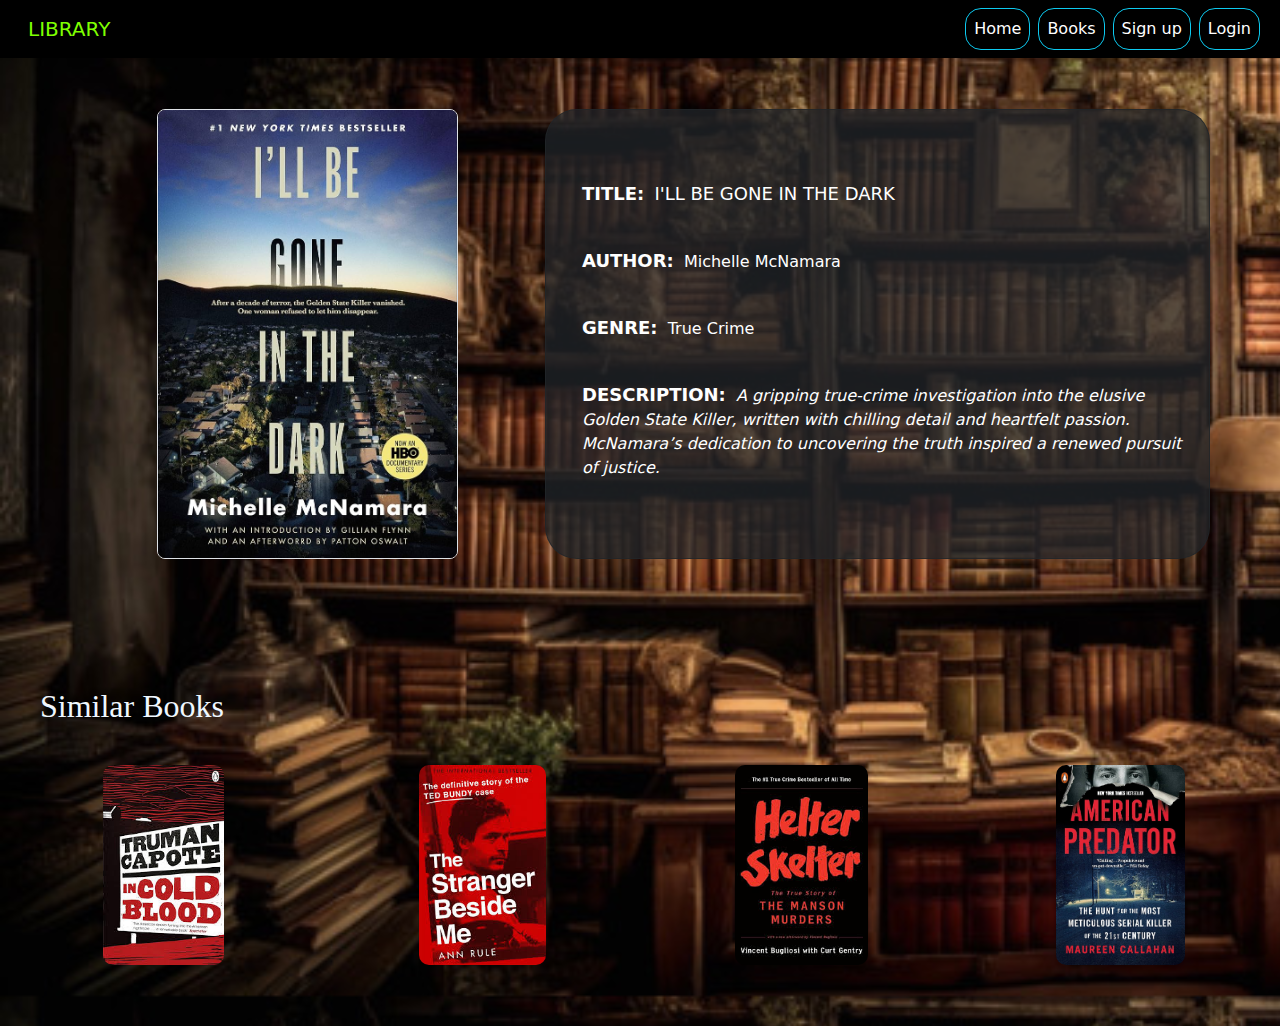
<file: i-will-be-gone-in-the-dark.html>
<!DOCTYPE html>
<html lang="en">
<head>
    <meta charset="UTF-8">
    <meta name="viewport" content="width=device-width, initial-scale=1.0">
    <title>Library</title>
    <link rel="stylesheet" href="css/i-will-be-gone-in-the-dark.css">
    <link rel="stylesheet" href="css/bootstrap.min.css">
    <script src="script/bootstrap.bundle.min.js"></script>
</head>
<body>
    <!-- navbar -->
    <nav class="navbar navbar-expand-lg bg-black ">
        <div class="container-fluid">
          <button class="navbar-toggler" type="button" data-bs-toggle="collapse" data-bs-target="#navbarTogglerDemo03" aria-controls="navbarTogglerDemo03" aria-expanded="false" aria-label="Toggle navigation">
            <span class="navbar-toggler-icon"></span>
          </button>
          <a class="navbar-brand  ms-3 navtxt" href="#">LIBRARY</a>
          <div class="collapse navbar-collapse" id="navbarTogglerDemo03">
            <ul class="navbar-nav ms-auto mb-2 mb-lg-0 ">
              <li class="nav-item">
                <a class="nav-link border border-info border-1 rounded-4 me-2 text-white" aria-current="page" href="index.html">Home</a>
              </li>
              <li class="nav-item">
                <a class="nav-link border border-info border-1 rounded-4 me-2 text-white" href="books.html">Books</a>
              </li>
              <li class="nav-item">
                <a class="nav-link border border-info border-1 rounded-4 me-2 text-white" href="signup.html">Sign up</a>
              </li>
              <li class="nav-item">
                <a class="nav-link border border-info border-1 rounded-4 me-2 text-white" href="login.html">Login</a>
              </li>
            </ul>
          </div>
        </div>
      </nav>

       <!-- book image with details to the side -->
    <div class="container book-detail">
      <div class="row">
        <div class="col col-sm-12 col-md-5 col-lg-5 d-flex justify-content-center align-items-center txt">
            <img src="images/books/I'll-Be-Gone-in-the-Dark.jpg" class="card-img-top border rounded-3" alt="I'll Be Gone in the Dark">
        </div>
        <div class="col col-sm-12 col-md-7 col-lg-7 bg-dark bg-opacity-75 border border-dark border-opacity-75 rounded-5 details">
            <p class="text-white ms-4"><span class="caps">TITLE:</span> &nbsp;<span id="title">I'LL BE GONE IN THE DARK</span></p><br>
            <p class="text-white ms-4"><span class="caps" >AUTHOR:</span> &nbsp;Michelle McNamara</p><br>
            <p class="text-white ms-4"><span class="caps">GENRE:</span> &nbsp;True Crime</p><br>
            
            <p class="text-white ms-4"><span class="caps">DESCRIPTION:</span><i>&nbsp; A gripping true-crime investigation into the 
                elusive Golden State Killer, written with chilling detail and heartfelt passion. McNamara’s dedication to uncovering
                 the truth inspired a renewed pursuit of justice.</i></p>
        </div>
        </div>
    </div>
    <!-- <hr> -->
    <div class="similar-books">
        <h2>Similar Books</h2>
        <div class="row row-cols-1 row-cols-sm-12 row-cols-md-4 row-cols-lg-4 g-4 me-0 ms-1">
            <div class="col">
              <div class="card h-100 bg-transparent">
                <a href="#"><img src="images/books/true-crime1.jpg" class="card-img-top" alt="book1"></a>
                <!-- <div class="card-body">
                  <h5 class="card-title">Card title</h5>
                </div> -->
              </div>
            </div>
            <div class="col">
              <div class="card h-100 bg-transparent">
                <a href="#"><img src="images/books/true-crime2.jpg" class="card-img-top" alt="book2"></a>
                <!-- <div class="card-body">
                  <h5 class="card-title">Card title</h5>
                  
                </div> -->
              </div>
            </div>
            <div class="col">
              <div class="card h-100 bg-transparent">
                <a href="#"><img src="images/books/true-crime3.jpg" class="card-img-top" alt="book3"></a>
                <!-- <div class="card-body">
                  <h5 class="card-title">Card title</h5>
                 
                </div> -->
              </div>
            </div>
            <div class="col">
              <div class="card h-100 bg-transparent">
                <a href="#"><img src="images/books/true-crime4.jpg" class="card-img-top" alt="book4"></a>
                <!-- <div class="card-body">
                  <h5 class="card-title">Card title</h5>
                  
                </div> -->
              </div>
            </div>
          </div>
    </div>

    

    
</body>
</html>
</file>
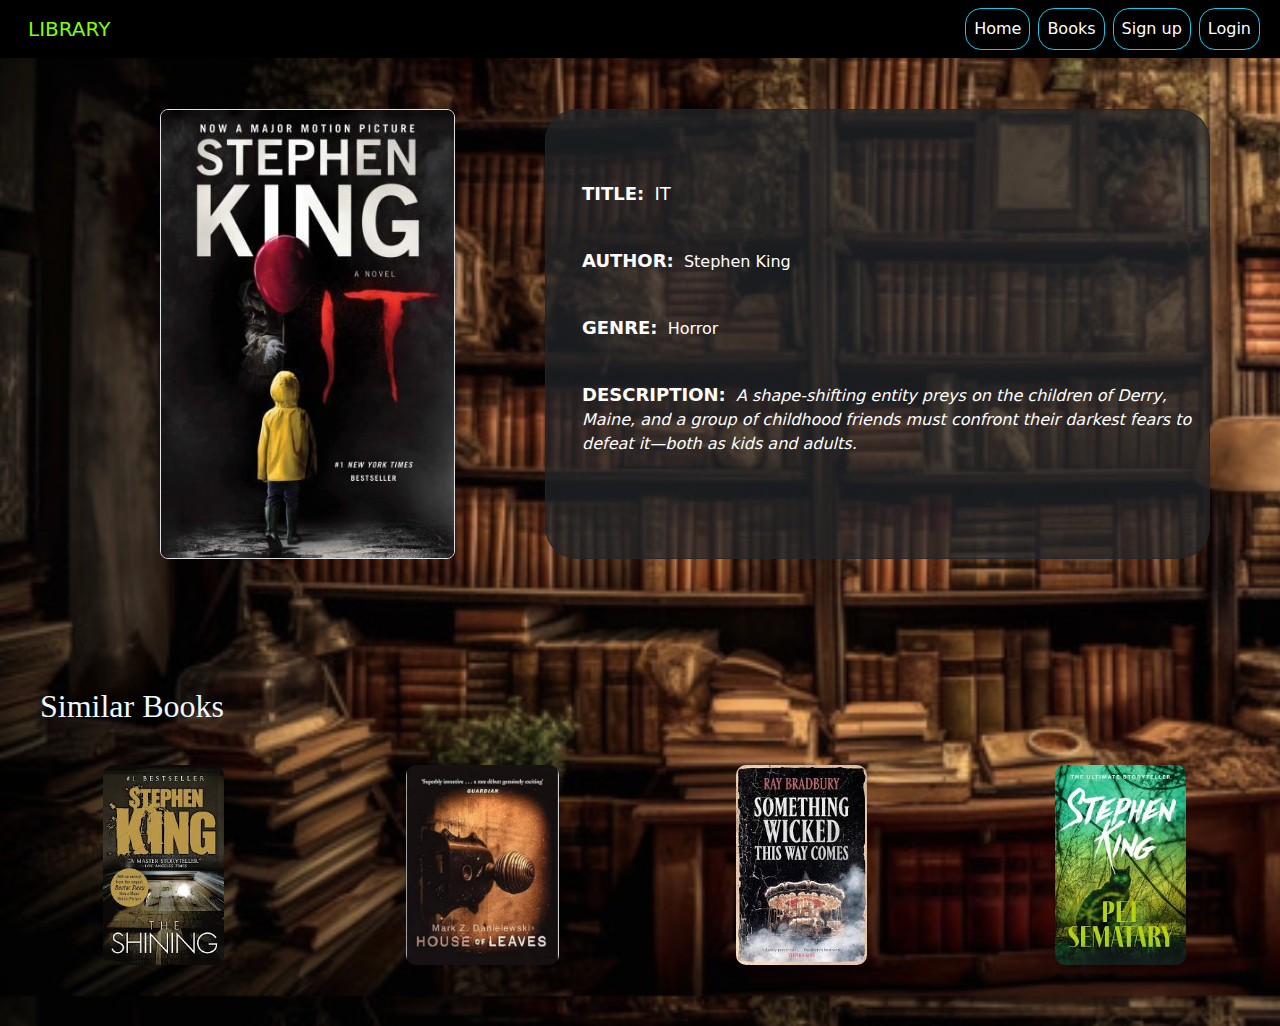
<file: it.html>
<!DOCTYPE html>
<html lang="en">
<head>
    <meta charset="UTF-8">
    <meta name="viewport" content="width=device-width, initial-scale=1.0">
    <title>Library</title>
    <link rel="stylesheet" href="css/it.css">
    <link rel="stylesheet" href="css/bootstrap.min.css">
    <script src="script/bootstrap.bundle.min.js"></script>
</head>
<body>
    <!-- navbar -->
    <nav class="navbar navbar-expand-lg bg-black ">
        <div class="container-fluid">
          <button class="navbar-toggler" type="button" data-bs-toggle="collapse" data-bs-target="#navbarTogglerDemo03" aria-controls="navbarTogglerDemo03" aria-expanded="false" aria-label="Toggle navigation">
            <span class="navbar-toggler-icon"></span>
          </button>
          <a class="navbar-brand  ms-3 navtxt" href="#">LIBRARY</a>
          <div class="collapse navbar-collapse" id="navbarTogglerDemo03">
            <ul class="navbar-nav ms-auto mb-2 mb-lg-0 ">
              <li class="nav-item">
                <a class="nav-link border border-info border-1 rounded-4 me-2 text-white" aria-current="page" href="index.html">Home</a>
              </li>
              <li class="nav-item">
                <a class="nav-link border border-info border-1 rounded-4 me-2 text-white" href="books.html">Books</a>
              </li>
              <li class="nav-item">
                <a class="nav-link border border-info border-1 rounded-4 me-2 text-white" href="signup.html">Sign up</a>
              </li>
              <li class="nav-item">
                <a class="nav-link border border-info border-1 rounded-4 me-2 text-white" href="login.html">Login</a>
              </li>
            </ul>
          </div>
        </div>
      </nav>

       <!-- book image with details to the side -->
    <div class="container book-detail">
      <div class="row">
        <div class="col col-sm-12 col-md-5 col-lg-5 d-flex justify-content-center align-items-center txt">
            <img src="images/books/it.jpg" class="card-img-top border rounded-3" alt="It">
        </div>
        <div class="col col-sm-12 col-md-7 col-lg-7 bg-dark bg-opacity-75 border border-dark border-opacity-75 rounded-5 details">
            <p class="text-white ms-4"><span class="caps">TITLE:</span> &nbsp;<span id="title">IT</span></p><br>
            <p class="text-white ms-4"><span class="caps" >AUTHOR:</span> &nbsp;Stephen King</p><br>
            <p class="text-white ms-4"><span class="caps">GENRE:</span> &nbsp;Horror</p><br>
            
            <p class="text-white ms-4"><span class="caps">DESCRIPTION:</span><i>&nbsp; A shape-shifting entity preys on the children
                 of Derry, Maine, and a group of childhood friends must confront their darkest fears to defeat it—both as kids and 
                 adults.
            </i></p>
        </div>
        </div>
    </div>
    <!-- <hr> -->
    <div class="similar-books">
        <h2>Similar Books</h2>
        <div class="row row-cols-1 row-cols-sm-12 row-cols-md-4 row-cols-lg-4 g-4 me-0 ms-1">
            <div class="col">
              <div class="card h-100 bg-transparent">
                <a href="#"><img src="images/books/horror1.jpg" class="card-img-top" alt="book1"></a>
                <!-- <div class="card-body">
                  <h5 class="card-title">Card title</h5>
                </div> -->
              </div>
            </div>
            <div class="col">
              <div class="card h-100 bg-transparent">
                <a href="#"><img src="images/books/horror2.jpg" class="card-img-top" alt="book2"></a>
                <!-- <div class="card-body">
                  <h5 class="card-title">Card title</h5>
                  
                </div> -->
              </div>
            </div>
            <div class="col">
              <div class="card h-100 bg-transparent">
                <a href="#"><img src="images/books/horror3.jpg" class="card-img-top" alt="book3"></a>
                <!-- <div class="card-body">
                  <h5 class="card-title">Card title</h5>
                 
                </div> -->
              </div>
            </div>
            <div class="col">
              <div class="card h-100 bg-transparent">
                <a href="#"><img src="images/books/horror4.jpg" class="card-img-top" alt="book4"></a>
                <!-- <div class="card-body">
                  <h5 class="card-title">Card title</h5>
                  
                </div> -->
              </div>
            </div>
          </div>
    </div>

    

    
</body>
</html>
</file>
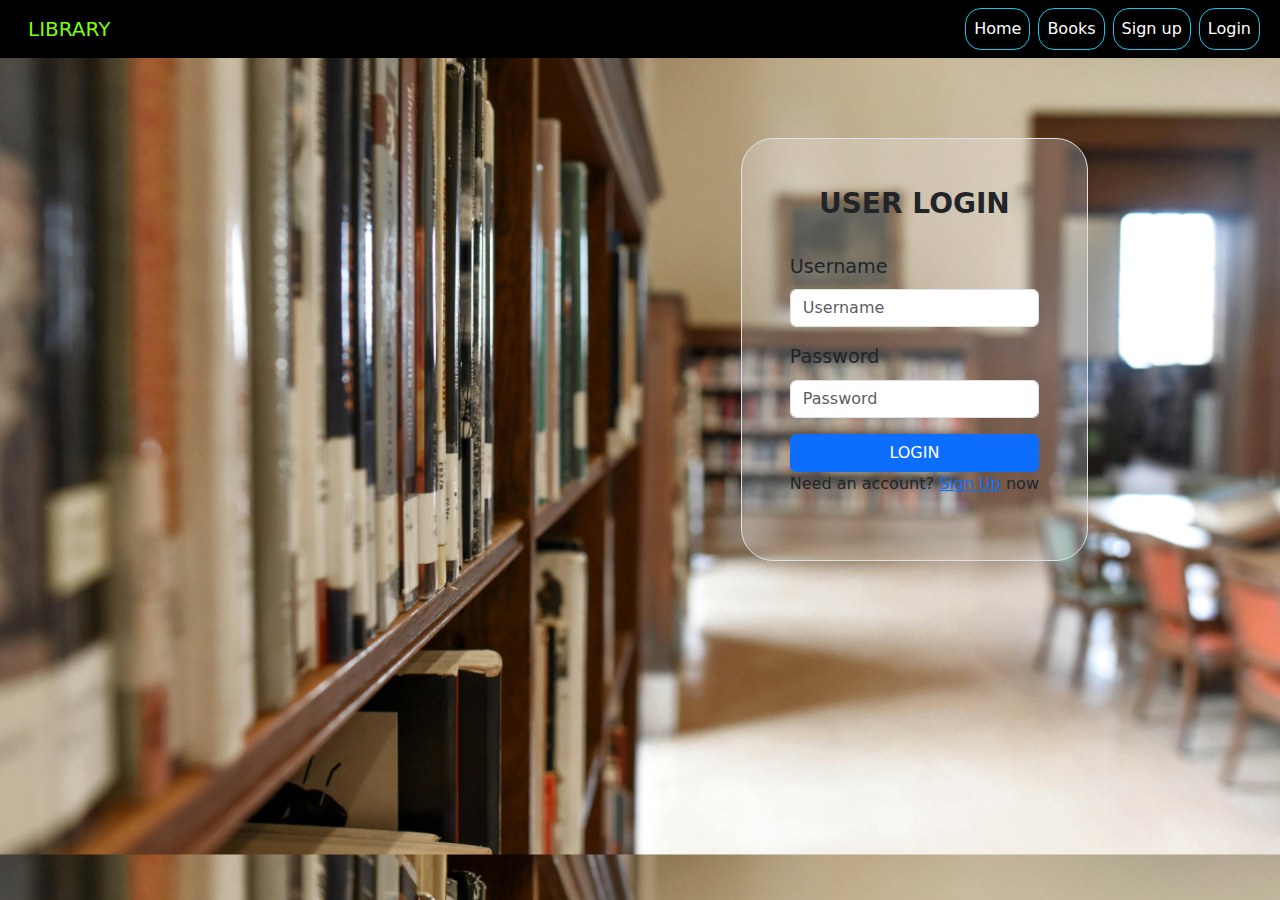
<file: login.html>
<!DOCTYPE html>
<html lang="en">
<head>
    <meta charset="UTF-8">
    <meta name="viewport" content="width=device-width, initial-scale=1.0">
    <title>Library</title>
    <link rel="stylesheet" href="css/login.css">
    <link rel="stylesheet" href="css/bootstrap.min.css">
    <script src="script/bootstrap.bundle.min.js"></script>
</head>
<body>
    <!-- navbar -->
    <nav class="navbar navbar-expand-lg bg-black ">
        <div class="container-fluid">
          <button class="navbar-toggler" type="button" data-bs-toggle="collapse" data-bs-target="#navbarTogglerDemo03" aria-controls="navbarTogglerDemo03" aria-expanded="false" aria-label="Toggle navigation">
            <span class="navbar-toggler-icon"></span>
          </button>
          <a class="navbar-brand  ms-3 navtxt" href="#">LIBRARY</a>
          <div class="collapse navbar-collapse" id="navbarTogglerDemo03">
            <ul class="navbar-nav ms-auto mb-2 mb-lg-0 ">
              <li class="nav-item">
                <a class="nav-link border border-info border-1 rounded-4 me-2 text-white" aria-current="page" href="index.html">Home</a>
              </li>
              <li class="nav-item">
                <a class="nav-link border border-info border-1 rounded-4 me-2 text-white" href="books.html">Books</a>
              </li>
              <li class="nav-item">
                <a class="nav-link border border-info border-1 rounded-4 me-2 text-white" href="signup.html">Sign up</a>
              </li>
              <li class="nav-item">
                <a class="nav-link border border-info border-1 rounded-4 me-2 text-white" href="login.html">Login</a>
              </li>
            </ul>
          </div>
        </div>
      </nav>

      <!-- form -->
      <div class="frm">
        <form class="bg-body-tertiary bg-opacity-25 p-5 border border-opacity-25 rounded-5 usr">
            <h3 class="text-center">USER LOGIN</h3><br>
            <div class="mb-3">
              <label for="exampleInputEmail1" class="form-label">Username</label>
              <input type="email" class="form-control" id="exampleInputEmail1" aria-describedby="emailHelp" placeholder="Username">
             </div>
            <div class="mb-3">
              <label for="exampleInputPassword1" class="form-label">Password</label>
              <input type="password" class="form-control" id="exampleInputPassword1" placeholder="Password">
            </div> 
            
            <button type="submit" class="btn btn-primary d-grid col-12 mx-auto">LOGIN</button>
            <p>Need an account? <a href="signup.html">Sign Up</a> now<p>
        </form>
      </div>
    </div>
</div>

    

    
</body>
</html>
</file>
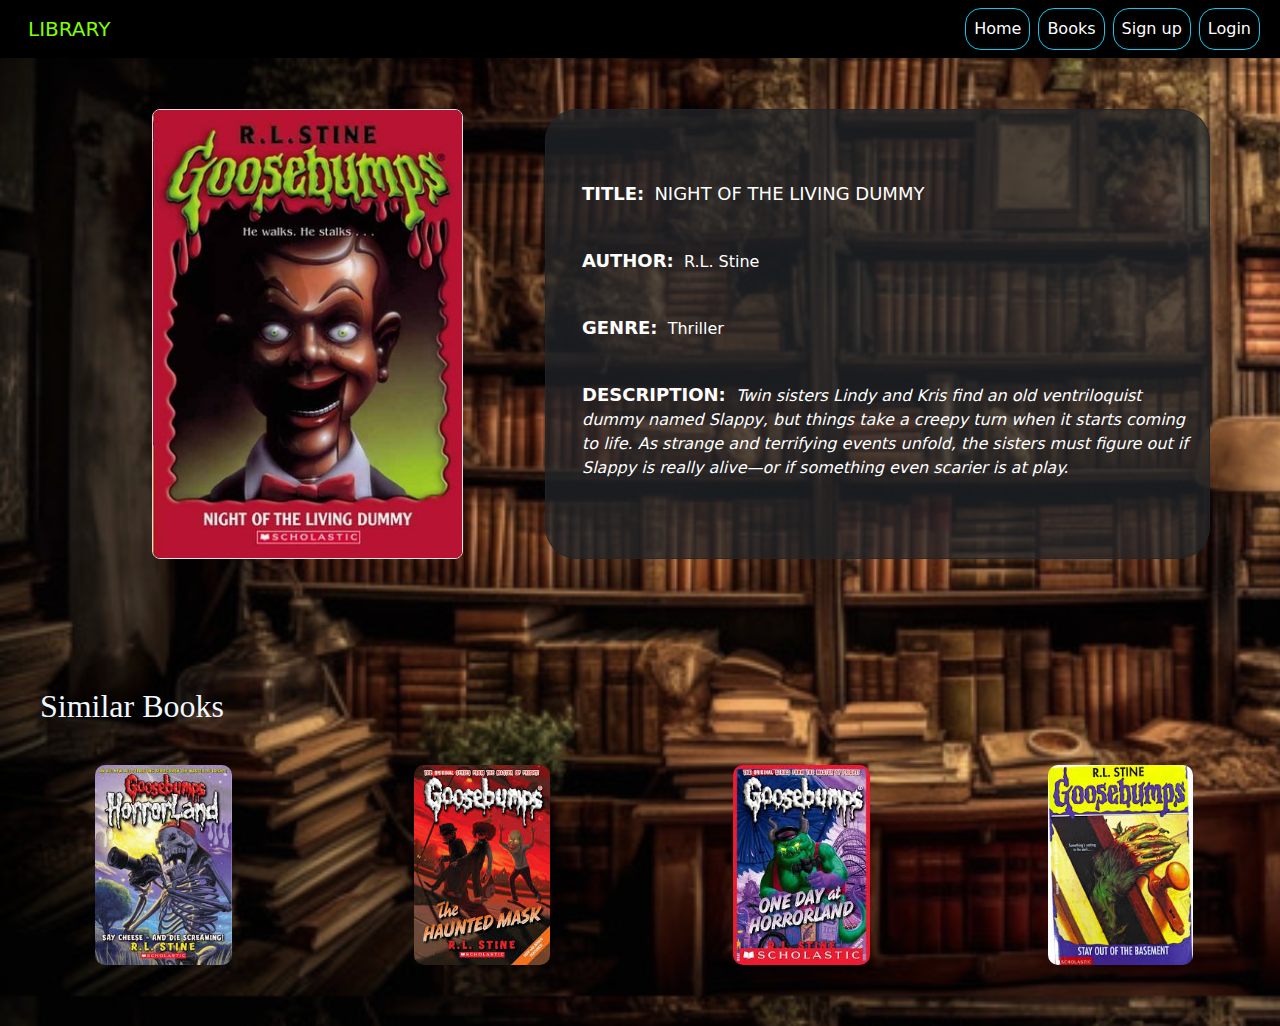
<file: night-of-the-living-dummy.html>
<!DOCTYPE html>
<html lang="en">
<head>
    <meta charset="UTF-8">
    <meta name="viewport" content="width=device-width, initial-scale=1.0">
    <title>Library</title>
    <link rel="stylesheet" href="css/night-of-the-living-dummy.css">
    <link rel="stylesheet" href="css/bootstrap.min.css">
    <script src="script/bootstrap.bundle.min.js"></script>
</head>
<body>
    <!-- navbar -->
    <nav class="navbar navbar-expand-lg bg-black ">
        <div class="container-fluid">
          <button class="navbar-toggler" type="button" data-bs-toggle="collapse" data-bs-target="#navbarTogglerDemo03" aria-controls="navbarTogglerDemo03" aria-expanded="false" aria-label="Toggle navigation">
            <span class="navbar-toggler-icon"></span>
          </button>
          <a class="navbar-brand  ms-3 navtxt" href="#">LIBRARY</a>
          <div class="collapse navbar-collapse" id="navbarTogglerDemo03">
            <ul class="navbar-nav ms-auto mb-2 mb-lg-0 ">
              <li class="nav-item">
                <a class="nav-link border border-info border-1 rounded-4 me-2 text-white" aria-current="page" href="index.html">Home</a>
              </li>
              <li class="nav-item">
                <a class="nav-link border border-info border-1 rounded-4 me-2 text-white" href="books.html">Books</a>
              </li>
              <li class="nav-item">
                <a class="nav-link border border-info border-1 rounded-4 me-2 text-white" href="signup.html">Sign up</a>
              </li>
              <li class="nav-item">
                <a class="nav-link border border-info border-1 rounded-4 me-2 text-white" href="login.html">Login</a>
              </li>
            </ul>
          </div>
        </div>
      </nav>

       <!-- book image with details to the side -->
    <div class="container book-detail">
      <div class="row">
        <div class="col col-sm-12 col-md-5 col-lg-5 d-flex justify-content-center align-items-center txt">
            <img src="images/books/goosebumps.jpg" class="card-img-top border rounded-3" alt="Night of the Living Dummy">
        </div>
        <div class="col col-sm-12 col-md-7 col-lg-7 bg-dark bg-opacity-75 border border-dark border-opacity-75 rounded-5 details">
            <p class="text-white ms-4"><span class="caps">TITLE:</span> &nbsp;<span id="title">NIGHT OF THE LIVING DUMMY</span></p><br>
            <p class="text-white ms-4"><span class="caps" >AUTHOR:</span> &nbsp;R.L. Stine</p><br>
            <p class="text-white ms-4"><span class="caps">GENRE:</span> &nbsp;Thriller</p><br>
            
            <p class="text-white ms-4"><span class="caps">DESCRIPTION:</span><i>&nbsp; Twin sisters Lindy and Kris find an old
                 ventriloquist dummy named Slappy, but things take a creepy turn when it starts coming to life. As strange and 
                 terrifying events unfold, the sisters must figure out if Slappy is really alive—or if something even scarier is
                  at play.</i></p>
        </div>
        </div>
    </div>
    <!-- <hr> -->
    <div class="similar-books">
        <h2>Similar Books</h2>
        <div class="row row-cols-1 row-cols-sm-12 row-cols-md-4 row-cols-lg-4 g-4 me-0 ms-1">
            <div class="col">
              <div class="card h-100 bg-transparent">
                <a href="#"><img src="images/books/thriller1.jpg" class="card-img-top" alt="book1"></a>
                <!-- <div class="card-body">
                  <h5 class="card-title">Card title</h5>
                </div> -->
              </div>
            </div>
            <div class="col">
              <div class="card h-100 bg-transparent">
                <a href="#"><img src="images/books/thriller2.jpg" class="card-img-top" alt="book2"></a>
                <!-- <div class="card-body">
                  <h5 class="card-title">Card title</h5>
                  
                </div> -->
              </div>
            </div>
            <div class="col">
              <div class="card h-100 bg-transparent">
                <a href="#"><img src="images/books/thriller3.jpg" class="card-img-top" alt="book3"></a>
                <!-- <div class="card-body">
                  <h5 class="card-title">Card title</h5>
                 
                </div> -->
              </div>
            </div>
            <div class="col">
              <div class="card h-100 bg-transparent">
                <a href="#"><img src="images/books/thriller4.jpg" class="card-img-top" alt="book4"></a>
                <!-- <div class="card-body">
                  <h5 class="card-title">Card title</h5>
                  
                </div> -->
              </div>
            </div>
          </div>
    </div>

    

    
</body>
</html>
</file>
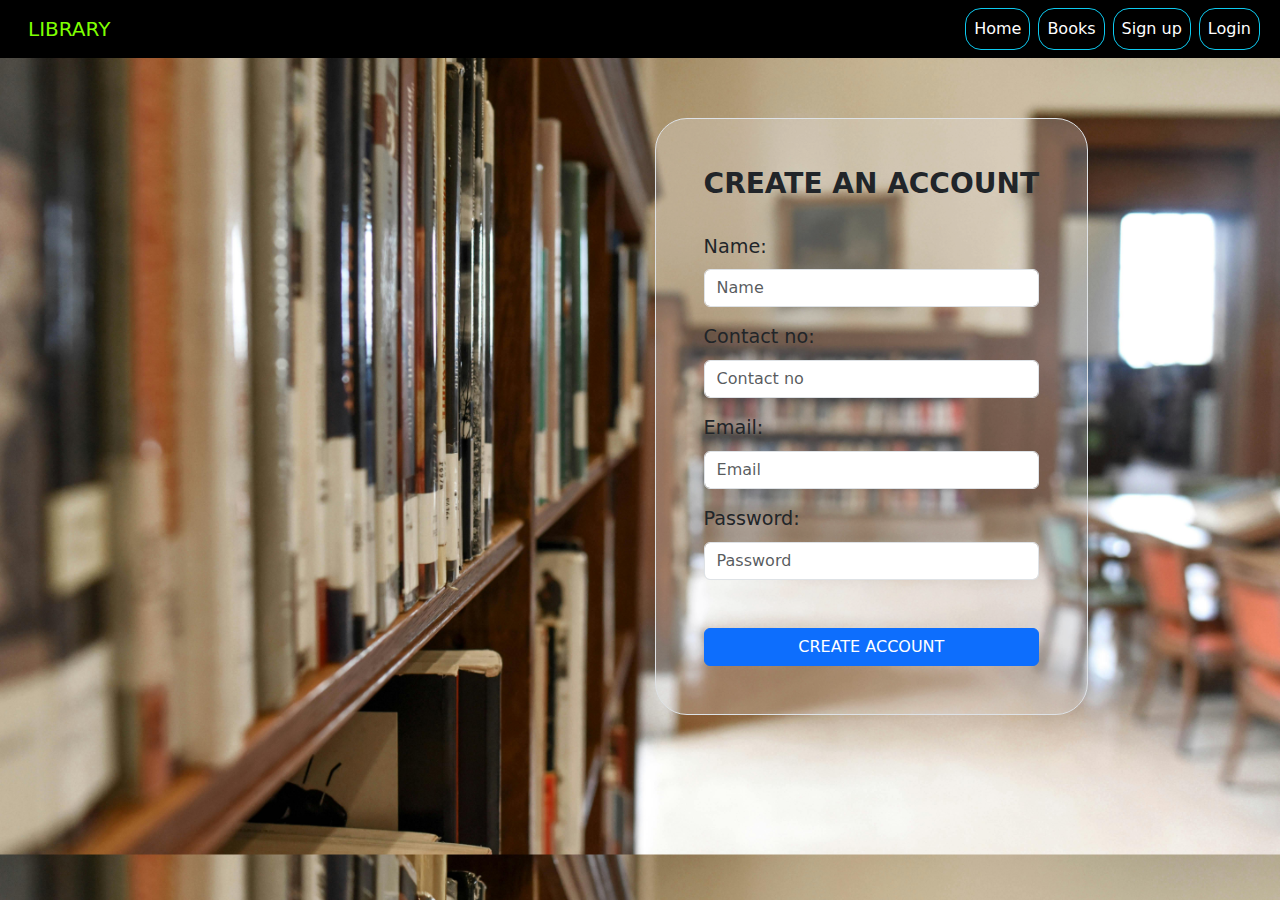
<file: signup.html>
<!DOCTYPE html>
<html lang="en">
<head>
    <meta charset="UTF-8">
    <meta name="viewport" content="width=device-width, initial-scale=1.0">
    <title>Library</title>
    <link rel="stylesheet" href="css/signup.css">
    <link rel="stylesheet" href="css/bootstrap.min.css">
    <script src="script/bootstrap.bundle.min.js"></script>
</head>
<body>
    <!-- navbar -->
    <nav class="navbar navbar-expand-lg bg-black ">
        <div class="container-fluid">
          <button class="navbar-toggler" type="button" data-bs-toggle="collapse" data-bs-target="#navbarTogglerDemo03" aria-controls="navbarTogglerDemo03" aria-expanded="false" aria-label="Toggle navigation">
            <span class="navbar-toggler-icon"></span>
          </button>
          <a class="navbar-brand ms-3 navtxt" href="#">LIBRARY</a>
          <div class="collapse navbar-collapse" id="navbarTogglerDemo03">
            <ul class="navbar-nav ms-auto mb-2 mb-lg-0 ">
              <li class="nav-item">
                <a class="nav-link border border-info border-1 rounded-4 me-2 text-white" aria-current="page" href="index.html">Home</a>
              </li>
              <li class="nav-item">
                <a class="nav-link border border-info border-1 rounded-4 me-2 text-white" href="books.html">Books</a>
              </li>
              <li class="nav-item">
                <a class="nav-link border border-info border-1 rounded-4 me-2 text-white" href="signup.html">Sign up</a>
              </li>
              <li class="nav-item">
                <a class="nav-link border border-info border-1 rounded-4 me-2 text-white" href="login.html">Login</a>
              </li>
            </ul>
          </div>
        </div>
      </nav>

      <!-- form -->
      <div class="frm">
        <form class="bg-body-tertiary bg-opacity-25 p-5 border border-opacity-25 rounded-5 usr">
            <h3 class="text-center">CREATE AN ACCOUNT</h3><br>
            <div class="mb-3">
                <label for="exampleInputName1" class="form-label">Name:</label>
                <input type="text" class="form-control" id="exampleInputName1"  placeholder="Name">
               </div>
               <div class="mb-3">
                <label for="exampleInputNumber1" class="form-label">Contact no:</label>
                <input type="number" class="form-control" id="exampleInputNumber1"  placeholder="Contact no">
               </div>
            <div class="mb-3">
              <label for="exampleInputEmail1" class="form-label">Email:</label>
              <input type="email" class="form-control" id="exampleInputEmail1" aria-describedby="emailHelp" placeholder="Email">
             </div>
            <div class="mb-5">
              <label for="exampleInputPassword1" class="form-label">Password:</label>
              <input type="password" class="form-control" id="exampleInputPassword1" placeholder="Password">
            </div> 
            
            <button type="submit" class="btn btn-primary d-grid col-12 mx-auto">CREATE ACCOUNT</button>
            <!-- <p>Need an account? <a href="signup.html">Sign Up</a> now<p> -->
        </form>
      </div>
    </div>
</div>

    

    
</body>
</html>
</file>
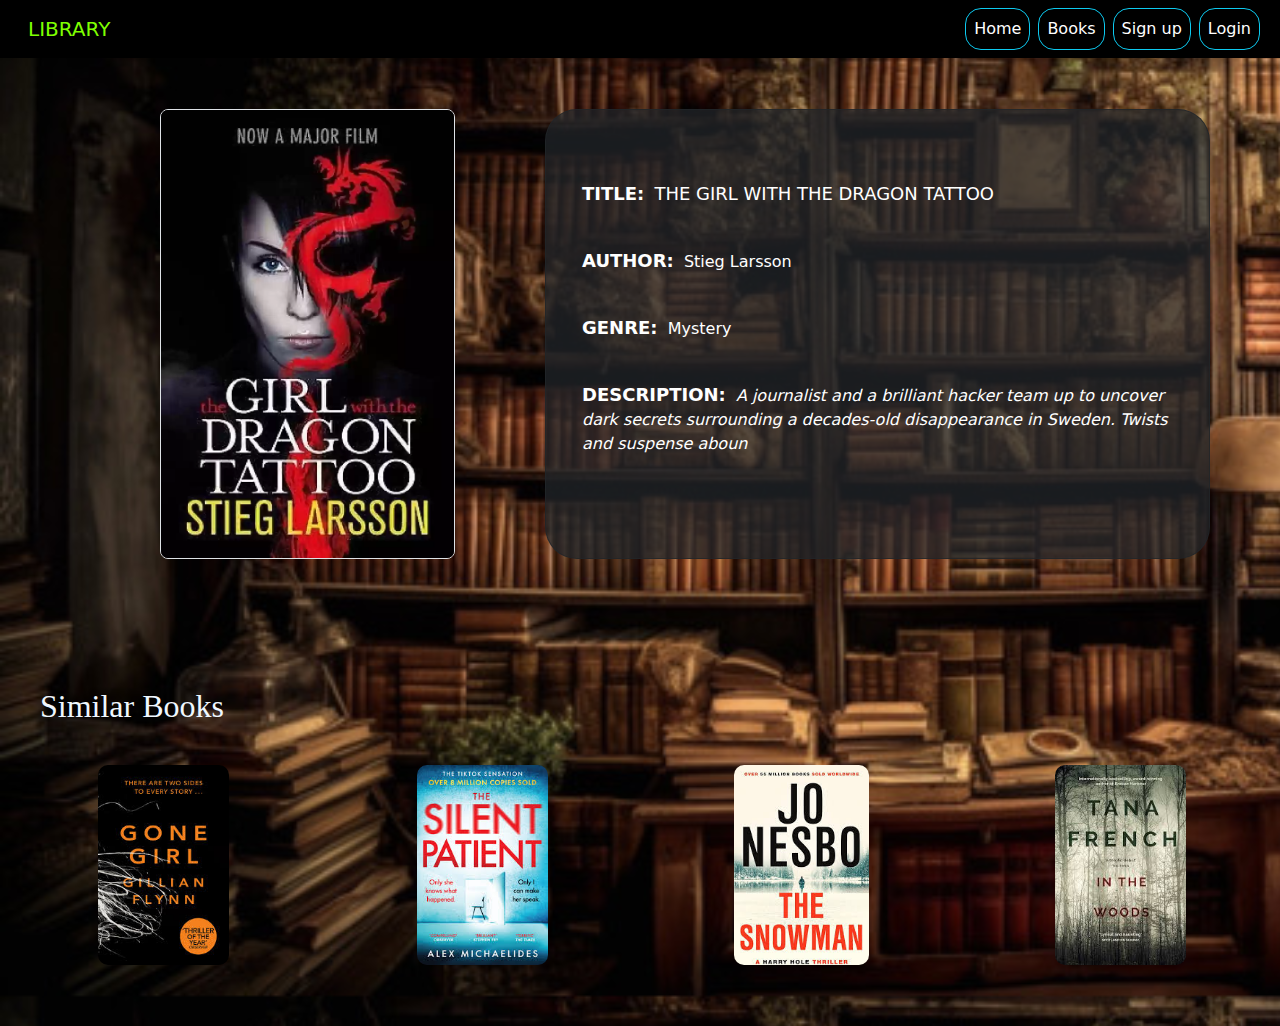
<file: the-girl-with-the-dragon-tattoo.html>
<!DOCTYPE html>
<html lang="en">
<head>
    <meta charset="UTF-8">
    <meta name="viewport" content="width=device-width, initial-scale=1.0">
    <title>Library</title>
    <link rel="stylesheet" href="css/the-girl-with-the-dragon-tattoo.css">
    <link rel="stylesheet" href="css/bootstrap.min.css">
    <script src="script/bootstrap.bundle.min.js"></script>
</head>
<body>
    <!-- navbar -->
    <nav class="navbar navbar-expand-lg bg-black ">
        <div class="container-fluid">
          <button class="navbar-toggler" type="button" data-bs-toggle="collapse" data-bs-target="#navbarTogglerDemo03" aria-controls="navbarTogglerDemo03" aria-expanded="false" aria-label="Toggle navigation">
            <span class="navbar-toggler-icon"></span>
          </button>
          <a class="navbar-brand ms-3 navtxt" href="#">LIBRARY</a>
          <div class="collapse navbar-collapse" id="navbarTogglerDemo03">
            <ul class="navbar-nav ms-auto mb-2 mb-lg-0 ">
              <li class="nav-item">
                <a class="nav-link border border-info border-1 rounded-4 me-2 text-white" aria-current="page" href="index.html">Home</a>
              </li>
              <li class="nav-item">
                <a class="nav-link border border-info border-1 rounded-4 me-2 text-white" href="books.html">Books</a>
              </li>
              <li class="nav-item">
                <a class="nav-link border border-info border-1 rounded-4 me-2 text-white" href="signup.html">Sign up</a>
              </li>
              <li class="nav-item">
                <a class="nav-link border border-info border-1 rounded-4 me-2 text-white" href="login.html">Login</a>
              </li>
            </ul>
          </div>
        </div>
      </nav>

       <!-- book image with details to the side -->
    <div class="container book-detail">
      <div class="row">
        <div class="col col-sm-12 col-md-5 col-lg-5 d-flex justify-content-center align-items-center txt">
            <img src="images/books/the-girl-with-the-dragon-tattoo.webp" class="card-img-top border rounded-3" 
              alt="The Girl with the Dragon Tattoo">
        </div>
        <div class="col col-sm-12 col-md-7 col-lg-7 bg-dark bg-opacity-75 border border-dark border-opacity-75 rounded-5 details">
            <p class="text-white ms-4"><span class="caps">TITLE:</span> &nbsp;<span id="title">THE GIRL WITH THE DRAGON TATTOO</span></p><br>
            <p class="text-white ms-4"><span class="caps" >AUTHOR:</span> &nbsp;Stieg Larsson</p><br>
            <p class="text-white ms-4"><span class="caps">GENRE:</span> &nbsp;Mystery</p><br>
            
            <p class="text-white ms-4"><span class="caps">DESCRIPTION:</span><i>&nbsp; A journalist and a brilliant hacker team up to uncover dark secrets surrounding 
                a decades-old disappearance in Sweden. Twists and suspense aboun</i></p>
        </div>
        </div>
    </div>
    <!-- <hr> -->
    <div class="similar-books">
        <h2>Similar Books</h2>
        <div class="row row-cols-1 row-cols-sm-12 row-cols-md-4 row-cols-lg-4 g-4 me-0 ms-1">
            <div class="col">
              <div class="card h-100 bg-transparent">
                <a href="#"><img src="images/books/mystery1.jpg" class="card-img-top" alt="book1"></a>
                <!-- <div class="card-body">
                  <h5 class="card-title">Card title</h5>
                </div> -->
              </div>
            </div>
            <div class="col">
              <div class="card h-100 bg-transparent">
                <a href="#"><img src="images/books/mystery2.jpg" class="card-img-top" alt="book2"></a>
                <!-- <div class="card-body">
                  <h5 class="card-title">Card title</h5>
                  
                </div> -->
              </div>
            </div>
            <div class="col">
              <div class="card h-100 bg-transparent">
                <a href="#"><img src="images/books/mystery3.jpg" class="card-img-top" alt="book3"></a>
                <!-- <div class="card-body">
                  <h5 class="card-title">Card title</h5>
                 
                </div> -->
              </div>
            </div>
            <div class="col">
              <div class="card h-100 bg-transparent">
                <a href="#"><img src="images/books/mystery4.jpg" class="card-img-top" alt="book4"></a>
                <!-- <div class="card-body">
                  <h5 class="card-title">Card title</h5>
                  
                </div> -->
              </div>
            </div>
          </div>
    </div>

    

    
</body>
</html>
</file>
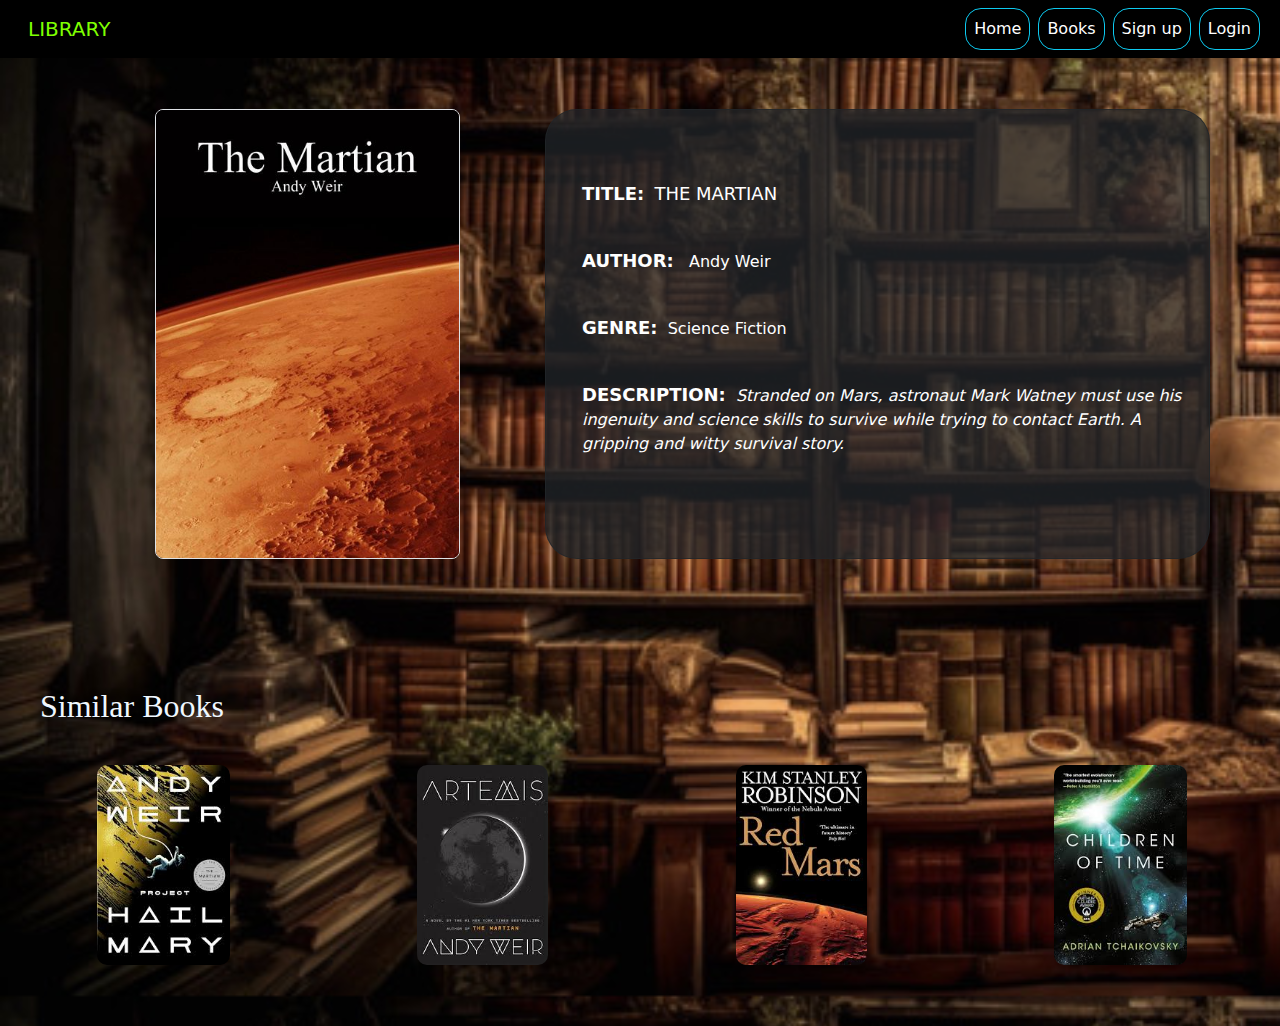
<file: the-martian.html>
<!DOCTYPE html>
<html lang="en">
<head>
    <meta charset="UTF-8">
    <meta name="viewport" content="width=device-width, initial-scale=1.0">
    <title>Library</title>
    <link rel="stylesheet" href="css/the-martian.css">
    <link rel="stylesheet" href="css/bootstrap.min.css">
    <script src="script/bootstrap.bundle.min.js"></script>
</head>
<body>
    <!-- navbar -->
    <nav class="navbar navbar-expand-lg bg-black ">
        <div class="container-fluid">
          <button class="navbar-toggler" type="button" data-bs-toggle="collapse" data-bs-target="#navbarTogglerDemo03" aria-controls="navbarTogglerDemo03" aria-expanded="false" aria-label="Toggle navigation">
            <span class="navbar-toggler-icon"></span>
          </button>
          <a class="navbar-brand  ms-3 navtxt" href="#">LIBRARY</a>
          <div class="collapse navbar-collapse" id="navbarTogglerDemo03">
            <ul class="navbar-nav ms-auto mb-2 mb-lg-0 ">
              <li class="nav-item">
                <a class="nav-link border border-info border-1 rounded-4 me-2 text-white" aria-current="page" href="index.html">Home</a>
              </li>
              <li class="nav-item">
                <a class="nav-link border border-info border-1 rounded-4 me-2 text-white" href="books.html">Books</a>
              </li>
              <li class="nav-item">
                <a class="nav-link border border-info border-1 rounded-4 me-2 text-white" href="signup.html">Sign up</a>
              </li>
              <li class="nav-item">
                <a class="nav-link border border-info border-1 rounded-4 me-2 text-white" href="login.html">Login</a>
              </li>
            </ul>
          </div>
        </div>
      </nav>

       <!-- book image with details to the side -->
    <div class="container book-detail">
      <div class="row">
        <div class="col col-sm-12 col-md-5 col-lg-5 d-flex justify-content-center align-items-center txt">
            <img src="images/books/The_Martian.jpg" class="card-img-top border rounded-3" alt="The Martian">
        </div>
        <div class="col col-sm-12 col-md-7 col-lg-7 bg-dark bg-opacity-75 border border-dark border-opacity-75 rounded-5 details">
            <p class="text-white ms-4"><span class="caps">TITLE:</span> &nbsp;<span id="title">THE MARTIAN</span></p><br>
            <p class="text-white ms-4"><span class="caps" >AUTHOR:</span> &nbsp; Andy Weir</p><br>
            <p class="text-white ms-4"><span class="caps">GENRE:</span> &nbsp;Science Fiction</p><br>
            
            <p class="text-white ms-4"><span class="caps">DESCRIPTION:</span><i>&nbsp; Stranded on Mars, astronaut Mark Watney must use his ingenuity
                 and science skills to survive while trying to contact Earth. A gripping and witty survival story.</i></p>
        </div>
        </div>
    </div>
    <!-- <hr> -->
    <div class="similar-books">
        <h2>Similar Books</h2>
        <div class="row row-cols-1 row-cols-sm-12 row-cols-md-4 row-cols-lg-4 g-4 me-0 ms-1">
            <div class="col">
              <div class="card h-100 bg-transparent">
                <a href="#"><img src="images/books/science-fiction-1.jpg" alt="book1"></a>
                <!-- <div class="card-body">
                  <h5 class="card-title">Card title</h5>
                </div> -->
              </div>
            </div>
            <div class="col">
              <div class="card h-100 bg-transparent">
                <a href="#"><img src="images/books/science-fiction2.jpg" class="card-img-top" alt="book2"></a>
                <!-- <div class="card-body">
                  <h5 class="card-title">Card title</h5>
                  
                </div> -->
              </div>
            </div>
            <div class="col">
              <div class="card h-100 bg-transparent">
                <a href="#"><img src="images/books/science-fiction3.jpg" class="card-img-top" alt="book3"></a>
                <!-- <div class="card-body">
                  <h5 class="card-title">Card title</h5>
                 
                </div> -->
              </div>
            </div>
            <div class="col">
              <div class="card h-100 bg-transparent">
                <a href="#"><img src="images/books/science-fiction4.jpg" class="card-img-top" alt="book4"></a>
                <!-- <div class="card-body">
                  <h5 class="card-title">Card title</h5>
                  
                </div> -->
              </div>
            </div>
          </div>
    </div>

    

    
</body>
</html>
</file>
<file: css/i-will-be-gone-in-the-dark.css>
*{
    margin: 0%;
    padding: 0%;
}
.navtxt{
    color: chartreuse !important;
}
.nav-item a:hover{
    color: black !important;  
    /* important is added to forcefully change the text color */
    background-color: aqua;
}
body{
    background-image: url('../images/pngtree-an-old-library-or-book-room-with-some-books-and-plants.jpg');
    background-size: cover;
}
.book-detail .row .txt img{
    height: 450px;
    width: auto;
}
.book-detail{
    margin-top: 4%;
}
.book-detail .row .txt{
    margin: 0px  auto;
}
.book-detail .row .details{
    padding-top: 70px;
}
.book-detail .row .details .caps{
    font-size: large;
    font-weight: bold;
}
.book-detail .row .details #title{
    font-size: large;
    font-weight: 400;
}
/* hr{
    height: 5px;
    border: none;
    background-color: aliceblue;
} */
 .similar-books{
    margin-top: 10%;
 }
.similar-books h2{
    color: aliceblue;
    margin-left: 40px;
    font-family: cursive;
}
.similar-books .row .col .card{
    margin: 30px auto;
    border-color: transparent !important;
}

.similar-books .row .col .card a{
    margin: 0 auto;
}
.similar-books .row .col .card img{
    max-height: 200px;
    max-width: fit-content;
    border-color: transparent !important;
    border: none;
    border-radius: 10px;
    
}
 
.similar-books .row .col .card a:hover{
    /* Slightly enlarge the image */
   transform: scale(1.05); 
   /* Add a shadow */
   box-shadow: 0 10px 20px rgba(0, 0, 0, 0.9); 
 }
</file>
<file: css/it.css>
*{
    margin: 0%;
    padding: 0%;
}
.navtxt{
    color: chartreuse !important;
}
.nav-item a:hover{
    color: black !important;  
    /* important is added to forcefully change the text color */
    background-color: aqua;
}
body{
    background-image: url('../images/pngtree-an-old-library-or-book-room-with-some-books-and-plants.jpg');
    background-size: cover;
}
.book-detail .row .txt img{
    height: 450px;
    width: auto;
}
.book-detail{
    margin-top: 4%;
}
.book-detail .row .txt{
    margin: 0px  auto;
}
.book-detail .row .details{
    padding-top: 70px;
}
.book-detail .row .details .caps{
    font-size: large;
    font-weight: bold;
}
.book-detail .row .details #title{
    font-size: large;
    font-weight: 400;
}
/* hr{
    height: 5px;
    border: none;
    background-color: aliceblue;
} */
 .similar-books{
    margin-top: 10%;
 }
.similar-books h2{
    color: aliceblue;
    margin-left: 40px;
    font-family: cursive;
}
.similar-books .row .col .card{
    margin: 30px auto;
    border-color: transparent !important;
}

.similar-books .row .col .card a{
    margin: 0 auto;
}
.similar-books .row .col .card img{
    max-height: 200px;
    max-width: fit-content;
    border-color: transparent !important;
    border: none;
    border-radius: 10px;
    
}
 
.similar-books .row .col .card a:hover{
    /* Slightly enlarge the image */
   transform: scale(1.05); 
   /* Add a shadow */
   box-shadow: 0 10px 20px rgba(0, 0, 0, 0.9); 
 }
</file>
<file: css/login.css>
*{
    margin: 0%;
    padding: 0%;
}
.navtxt{
    color: chartreuse !important;
}
.nav-item a:hover{
    color: black !important;  
    /* important is added to forcefully change the text color */
    background-color: aqua;
}
body{
    background-image: url('../images/pexels-element5-1370296.jpg');
    background-size: cover;
}
.frm{
    display: flex;
    flex-wrap: wrap;
    justify-content: flex-end;
    margin-left: 12%;
    margin-top: 80px;
    margin-right: 15%;
}

.frm .usr h3{
    font-weight:  bolder;

}

.frm .usr label{
    font-weight: 300px;
    font-size: larger;
}

@media screen and (max-width:480px) {

    .frm{
        flex-direction:column;
    }
    
}
</file>
<file: css/night-of-the-living-dummy.css>
*{
    margin: 0%;
    padding: 0%;
}
.navtxt{
    color: chartreuse !important;
}
.nav-item a:hover{
    color: black !important;  
    /* important is added to forcefully change the text color */
    background-color: aqua;
}
body{
    background-image: url('../images/pngtree-an-old-library-or-book-room-with-some-books-and-plants.jpg');
    background-size: cover;
}
.book-detail .row .txt img{
    height: 450px;
    width: auto;
}
.book-detail{
    margin-top: 4%;
}
.book-detail .row .txt{
    margin: 0px  auto;
}
.book-detail .row .details{
    padding-top: 70px;
}
.book-detail .row .details .caps{
    font-size: large;
    font-weight: bold;
}
.book-detail .row .details #title{
    font-size: large;
    font-weight: 400;
}
/* hr{
    height: 5px;
    border: none;
    background-color: aliceblue;
} */
 .similar-books{
    margin-top: 10%;
 }
.similar-books h2{
    color: aliceblue;
    margin-left: 40px;
    font-family: cursive;
}
.similar-books .row .col .card{
    margin: 30px auto;
    border-color: transparent !important;
}

.similar-books .row .col .card a{
    margin: 0 auto;
}
.similar-books .row .col .card img{
    max-height: 200px;
    max-width: fit-content;
    border-color: transparent !important;
    border: none;
    border-radius: 10px;
    
}
 
.similar-books .row .col .card a:hover{
    /* Slightly enlarge the image */
   transform: scale(1.05); 
   /* Add a shadow */
   box-shadow: 0 10px 20px rgba(0, 0, 0, 0.9); 
 }
</file>
<file: css/signup.css>
*{
    margin: 0%;
    padding: 0%;
}
.navtxt{
    color: chartreuse !important;
}
.nav-item a:hover{
    color: black !important;  
    /* important is added to forcefully change the text color */
    background-color: aqua;
}
body{
    background-image: url('../images/pexels-element5-1370296.jpg');
    background-size: cover;
}
.frm{
    display: flex;
    flex-wrap: wrap;
    justify-content: flex-end;
    margin-left: 12%;
    margin-top: 60px;
    margin-right: 15%;
    margin-bottom: 40px;
}

.frm .usr h3{
    font-weight:  bolder;

}

.frm .usr label{
    font-weight: 300px;
    font-size: larger;
}

@media screen and (max-width:480px) {

    .frm{
        flex-direction:column;
    }
    
}
</file>
<file: css/the-girl-with-the-dragon-tattoo.css>
*{
    margin: 0%;
    padding: 0%;
}
.navtxt{
    color: chartreuse !important;
}
.nav-item a:hover{
    color: black !important;  
    /* important is added to forcefully change the text color */
    background-color: aqua;
}
body{
    background-image: url('../images/pngtree-an-old-library-or-book-room-with-some-books-and-plants.jpg');
    background-size: cover;
}
.book-detail .row .txt img{
    height: 450px;
    width: auto;
}
.book-detail{
    margin-top: 4%;
}
.book-detail .row .txt{
    margin: 0px  auto;
}
.book-detail .row .details{
    padding-top: 70px;
}
.book-detail .row .details .caps{
    font-size: large;
    font-weight: bold;
}
.book-detail .row .details #title{
    font-size: large;
    font-weight: 400;
}
/* hr{
    height: 5px;
    border: none;
    background-color: aliceblue;
} */
 .similar-books{
    margin-top: 10%;
 }
.similar-books h2{
    color: aliceblue;
    margin-left: 40px;
    font-family: cursive;
}
.similar-books .row .col .card{
    margin: 30px auto;
    border-color: transparent !important;
}

.similar-books .row .col .card a{
    margin: 0 auto;
}
.similar-books .row .col .card img{
    max-height: 200px;
    max-width: fit-content;
    border-color: transparent !important;
    border: none;
    border-radius: 10px;
    
}
 
.similar-books .row .col .card a:hover{
    /* Slightly enlarge the image */
   transform: scale(1.05); 
   /* Add a shadow */
   box-shadow: 0 10px 20px rgba(0, 0, 0, 0.9); 
 }
</file>
<file: css/the-martian.css>
*{
    margin: 0%;
    padding: 0%;
}
.navtxt{
    color: chartreuse !important;
}
.nav-item a:hover{
    color: black !important;  
    /* important is added to forcefully change the text color */
    background-color: aqua;
}
body{
    background-image: url('../images/pngtree-an-old-library-or-book-room-with-some-books-and-plants.jpg');
    background-size: cover;
}
.book-detail .row .txt img{
    height: 450px;
    width: auto;
}
.book-detail{
    margin-top: 4%;
}
.book-detail .row .txt{
    margin: 0px  auto;
}
.book-detail .row .details{
    padding-top: 70px;
}
.book-detail .row .details .caps{
    font-size: large;
    font-weight: bold;
}
.book-detail .row .details #title{
    font-size: large;
    font-weight: 400;
}
/* hr{
    height: 5px;
    border: none;
    background-color: aliceblue;
} */
 .similar-books{
    margin-top: 10%;
 }
.similar-books h2{
    color: aliceblue;
    margin-left: 40px;
    font-family: cursive;
}
.similar-books .row .col .card{
    margin: 30px auto;
    border-color: transparent !important;
}

.similar-books .row .col .card a{
    margin: 0 auto;
}
.similar-books .row .col .card img{
    max-height: 200px;
    max-width: fit-content;
    border-color: transparent !important;
    border: none;
    border-radius: 10px;
    
}
 
.similar-books .row .col .card a:hover{
    /* Slightly enlarge the image */
   transform: scale(1.05); 
   /* Add a shadow */
   box-shadow: 0 10px 20px rgba(0, 0, 0, 0.9); 
 }
</file>
